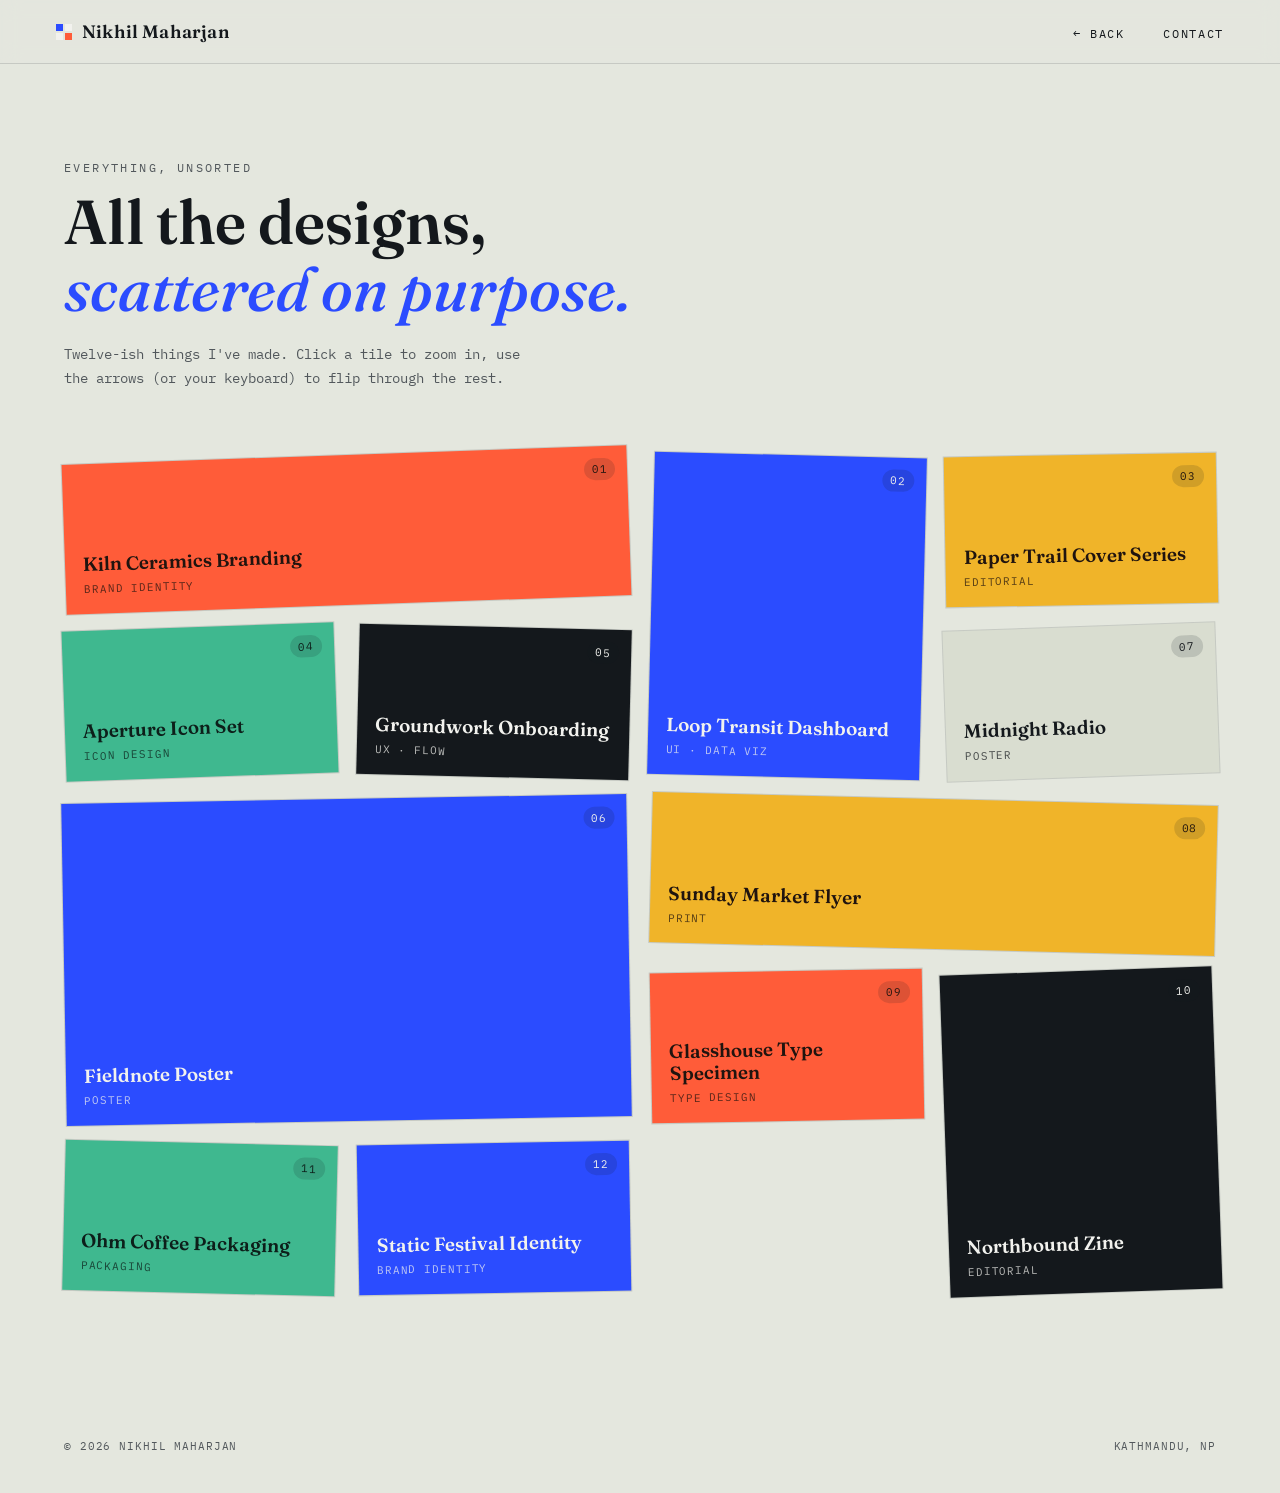
<file: gallery.html>
<!DOCTYPE html>
<html lang="en">
<head>
<meta charset="UTF-8">
<meta name="viewport" content="width=device-width, initial-scale=1.0">
<title>All Designs — Nikhil Maharjan</title>
<link rel="preconnect" href="https://fonts.googleapis.com">
<link href="https://fonts.googleapis.com/css2?family=Fraunces:ital,opsz,wght@0,9..144,400;0,9..144,600;0,9..144,700;1,9..144,500&family=IBM+Plex+Mono:wght@400;500;600&display=swap" rel="stylesheet">
<link rel="stylesheet" href="style.css">
<link rel="stylesheet" href="gallery.css">
</head>
<body>

  <nav class="nav">
    <a href="index.html" class="nav-mark">
      <svg width="16" height="16" viewBox="0 0 16 16">
        <rect x="0" y="0" width="7" height="7" fill="#2b4cff"/>
        <rect x="9" y="0" width="7" height="7" fill="#f2f2ee"/>
        <rect x="0" y="9" width="7" height="7" fill="#f2f2ee"/>
        <rect x="9" y="9" width="7" height="7" fill="#ff5c39"/>
      </svg>
      Nikhil Maharjan
    </a>
    <ul class="nav-links">
      <li><a href="index.html#works">&larr; Back</a></li>
      <li><a href="index.html#contact">Contact</a></li>
    </ul>
  </nav>

  <header class="gallery-header">
    <p class="eyebrow">Everything, unsorted</p>
    <h1>All the designs,<br><em>scattered on purpose.</em></h1>
    <p class="gallery-sub">Twelve-ish things I've made. Click a tile to zoom in, use the arrows (or your keyboard) to flip through the rest.</p>
  </header>

  <main class="gallery-grid" id="galleryGrid">
    <!-- cards are generated by gallery.js from the DESIGNS array -->
  </main>

  <div class="modal-overlay" id="modalOverlay">
    <div class="modal-panel" id="modalPanel" role="dialog" aria-modal="true">
      <button class="modal-close" id="modalClose" aria-label="Close">&times;</button>
      <div class="modal-visual" id="modalVisual">
        <span class="modal-visual-mark" id="modalMark"></span>
      </div>
      <div class="modal-info">
        <span class="modal-index" id="modalIndex">01 / 12</span>
        <h2 id="modalTitle">Title</h2>
        <p class="modal-tag" id="modalTag">Tag</p>
        <p class="modal-desc" id="modalDesc">Description.</p>
        <div class="modal-nav">
          <button class="modal-btn" id="modalPrev">&larr; Prev</button>
          <button class="modal-btn" id="modalNext">Next &rarr;</button>
        </div>
      </div>
    </div>
  </div>

  <footer>
    <span>© 2026 Nikhil Maharjan</span>
    <span>Kathmandu, NP</span>
  </footer>

  <script src="gallery.js"></script>
</body>
</html>
</file>
<file: style.css>
:root{
  --ink: #14181c;
  --paper: #e4e7de;
  --paper-2: #d9ddd0;
  --signal: #2b4cff;
  --signal-warm: #ff5c39;
  --ink-soft: #52585c;
  --line: rgba(20,24,28,0.14);
}

*{ box-sizing:border-box; }
html{ scroll-behavior:smooth; }

body{
  margin:0;
  background:var(--paper);
  color:var(--ink);
  font-family:'IBM Plex Mono', monospace;
  overflow-x:hidden;
}

a{ color:inherit; }

/* ---------- NAV ---------- */
.nav{
  position:fixed;
  top:0; left:0; right:0;
  z-index:100;
  display:flex;
  align-items:center;
  justify-content:space-between;
  padding: 20px clamp(20px, 5vw, 56px);
  background:rgba(228,231,222,0.72);
  backdrop-filter:blur(10px);
  -webkit-backdrop-filter:blur(10px);
  border-bottom:1px solid var(--line);
  color: var(--ink);
}
.nav-mark{
  display:flex;
  align-items:center;
  gap:10px;
  text-decoration:none;
  font-family:'Fraunces', serif;
  font-weight:600;
  font-size:18px;
  letter-spacing:0.01em;
}
.nav-mark svg{ display:block; }
.nav-links{
  display:flex;
  gap:clamp(18px, 3vw, 40px);
  list-style:none;
  margin:0; padding:0;
}
.nav-links a{
  text-decoration:none;
  font-size:12px;
  letter-spacing:0.14em;
  text-transform:uppercase;
  position:relative;
  padding-bottom:3px;
}
.nav-links a::after{
  content:"";
  position:absolute; left:0; bottom:0;
  width:100%; height:1px;
  background:currentColor;
  transform:scaleX(0);
  transform-origin:right;
  transition:transform .35s ease;
}
.nav-links a:hover::after{ transform:scaleX(1); transform-origin:left; }

/* ---------- HERO ---------- */
.hero{
  position:relative;
  height:100vh;
  width:100%;
  overflow:hidden;
  background:var(--paper);
}

.scene-canvas{
  position:absolute;
  inset:0;
  z-index:1;
  display:block;
  width:100%;
  height:100%;
  cursor:pointer;
}

.hero-ui{
  position:absolute;
  z-index:5;
  left:50%;
  bottom:44px;
  transform:translateX(-50%);
  text-align:center;
  pointer-events:none;
}
.hero-ui .eyebrow{
  font-size:12px;
  letter-spacing:0.2em;
  text-transform:uppercase;
  color:var(--ink-soft);
  margin:0 0 10px;
}
.formation-label{
  font-family:'Fraunces', serif;
  font-style:italic;
  font-weight:500;
  font-size:clamp(16px, 2.4vw, 22px);
  margin:0 0 10px;
  min-height:1.4em;
}
.hint{
  display:block;
  font-size:11px;
  letter-spacing:0.14em;
  text-transform:uppercase;
  color:var(--ink-soft);
  opacity:0.75;
}

@media (prefers-reduced-motion: reduce){
  .hero-ui{ transition:none !important; }
}

/* ---------- SHARED SECTION LAYOUT ---------- */
section{
  position:relative;
  z-index:5;
  background:var(--paper);
  padding: clamp(72px, 10vw, 130px) clamp(20px, 6vw, 64px);
}

.section-head{
  display:flex;
  align-items:baseline;
  justify-content:space-between;
  flex-wrap:wrap;
  gap:12px;
  margin-bottom:52px;
  border-bottom:1px solid var(--line);
  padding-bottom:22px;
}
.section-head h2{
  font-family:'Fraunces', serif;
  font-weight:600;
  font-size:clamp(28px, 4vw, 44px);
  margin:0;
}
.section-head .eyebrow{
  margin:0;
  font-size:12px;
  letter-spacing:0.2em;
  text-transform:uppercase;
  color:var(--ink-soft);
}

/* ---------- ABOUT ---------- */
.about-wrap{
  display:flex;
  gap:clamp(32px, 6vw, 72px);
  flex-wrap:wrap;
}
.about-bio{
  flex:1 1 440px;
  max-width:640px;
}
.about-bio p{
  font-size:15px;
  line-height:1.85;
  color:var(--ink-soft);
  margin:0 0 18px;
}
.about-bio p:first-child{
  font-size:18px;
  color:var(--ink);
  font-family:'Fraunces', serif;
  font-weight:400;
  line-height:1.6;
}
.about-skills{
  flex:1 1 240px;
  display:flex;
  flex-direction:column;
  gap:18px;
}
.about-skills h3{
  font-size:11px;
  letter-spacing:0.14em;
  text-transform:uppercase;
  color:var(--ink-soft);
  margin:0;
}
.chip-row{
  display:flex;
  flex-wrap:wrap;
  gap:8px;
}
.chip{
  font-size:11px;
  letter-spacing:0.04em;
  padding:7px 12px;
  border:1px solid var(--line);
  color:var(--ink-soft);
}

/* ---------- APPROACH ---------- */
.approach-grid{
  display:grid;
  grid-template-columns:repeat(auto-fit, minmax(220px, 1fr));
  gap:1px;
  background:var(--line);
  border:1px solid var(--line);
}
.approach-card{
  background:var(--paper);
  padding:32px 26px;
  display:flex;
  flex-direction:column;
  gap:12px;
}
.approach-num{
  font-family:'Fraunces', serif;
  font-style:italic;
  font-weight:500;
  font-size:32px;
  color:var(--signal);
}
.approach-card:nth-child(2n) .approach-num{ color:var(--signal-warm); }
.approach-card h3{
  font-size:15px;
  letter-spacing:0.04em;
  margin:0;
}
.approach-card p{
  font-size:13px;
  line-height:1.65;
  color:var(--ink-soft);
  margin:0;
}

/* ---------- WORKS ---------- */
.works-grid{
  display:grid;
  grid-template-columns:repeat(auto-fit, minmax(280px, 1fr));
  gap:1px;
  background:var(--line);
  border:1px solid var(--line);
}
.work{
  background:var(--paper);
  padding:34px 28px;
  display:flex;
  flex-direction:column;
  gap:14px;
  transition:background .3s ease;
}
.work:hover{ background:var(--paper-2); }
.work-mark{
  width:10px; height:10px;
  background:var(--signal);
}
.work:nth-child(3n+2) .work-mark{ background:var(--signal-warm); }
.work:nth-child(3n) .work-mark{ background:var(--ink); }
.work h3{
  font-family:'Fraunces', serif;
  font-weight:600;
  font-size:22px;
  margin:0;
}
.work p{
  font-size:13px;
  line-height:1.6;
  color:var(--ink-soft);
  margin:0;
}
.tag-row{
  display:flex;
  flex-wrap:wrap;
  gap:6px;
  margin-top:2px;
}
.tag{
  font-size:10px;
  letter-spacing:0.06em;
  text-transform:uppercase;
  color:var(--ink-soft);
  border:1px solid var(--line);
  padding:4px 8px;
}
.work-meta{
  display:flex;
  justify-content:space-between;
  font-size:11px;
  letter-spacing:0.08em;
  text-transform:uppercase;
  color:var(--ink-soft);
  margin-top:auto;
  padding-top:10px;
}

.view-all{
  display:inline-flex;
  align-items:center;
  gap:10px;
  margin-top:28px;
  padding:14px 20px;
  background:var(--ink);
  color:var(--paper);
  text-decoration:none;
  font-size:13px;
  letter-spacing:0.04em;
  transform:rotate(-1deg);
  transition:transform .25s ease, background .25s ease;
}
.view-all:hover{
  transform:rotate(0deg) translateY(-2px);
  background:var(--signal);
}
.view-all-badge{
  font-size:11px;
  background:var(--signal-warm);
  color:var(--ink);
  padding:2px 8px;
  border-radius:100px;
  font-weight:600;
}

.collage-teaser-text{
  font-size:14px;
  color:var(--ink-soft);
  max-width:520px;
  margin:0 0 22px;
  line-height:1.7;
}
.collage-teaser{
  display:grid;
  grid-template-columns:repeat(4, 1fr);
  gap:14px;
}
.collage-teaser img{
  width:100%;
  aspect-ratio:4/5;
  object-fit:cover;
  display:block;
  filter:grayscale(0.7);
  transition:transform .3s ease, filter .3s ease;
}
.collage-teaser img:nth-child(2n){ transform:translateY(10px); }
.collage-teaser img:hover{ filter:grayscale(0); transform:scale(1.03); }
@media (max-width:640px){
  .collage-teaser{ grid-template-columns:repeat(2, 1fr); }
}

/* ---------- CONTACT ---------- */
.contact-wrap{
  display:flex;
  flex-wrap:wrap;
  gap:40px;
  justify-content:space-between;
  align-items:flex-end;
}
.contact-email{
  font-family:'Fraunces', serif;
  font-style:italic;
  font-weight:500;
  font-size:clamp(26px, 5vw, 52px);
  text-decoration:none;
  border-bottom:2px solid var(--ink);
  padding-bottom:6px;
}
.contact-note{
  font-size:13px;
  color:var(--ink-soft);
  max-width:360px;
  line-height:1.7;
  margin:16px 0 0;
}
.contact-list{
  list-style:none;
  margin:0; padding:0;
  display:flex;
  flex-direction:column;
  gap:10px;
  font-size:12px;
  letter-spacing:0.08em;
  text-transform:uppercase;
}
.contact-list a{ text-decoration:none; }
.contact-list a:hover{ color:var(--signal); }

footer{
  padding:26px clamp(20px, 6vw, 64px) 40px;
  display:flex;
  justify-content:space-between;
  font-size:11px;
  letter-spacing:0.08em;
  text-transform:uppercase;
  color:var(--ink-soft);
}
</file>
<file: gallery.css>
:root{
  --mustard: #f0b429;
  --mint: #3fb88f;
}

.gallery-header{
  padding: clamp(120px, 14vw, 160px) clamp(20px, 6vw, 64px) clamp(40px, 6vw, 64px);
  max-width:760px;
}
.gallery-header .eyebrow{
  font-size:12px;
  letter-spacing:0.2em;
  text-transform:uppercase;
  color:var(--ink-soft);
  margin:0 0 14px;
}
.gallery-header h1{
  font-family:'Fraunces', serif;
  font-weight:600;
  font-size:clamp(34px, 6vw, 62px);
  line-height:1.08;
  margin:0;
}
.gallery-header h1 em{
  font-style:italic;
  font-weight:500;
  color:var(--signal);
}
.gallery-sub{
  margin:20px 0 0;
  font-size:14px;
  line-height:1.7;
  color:var(--ink-soft);
  max-width:480px;
}

/* ---------- THE SCATTERED GRID ---------- */
.gallery-grid{
  padding: 0 clamp(20px, 6vw, 64px) clamp(80px, 10vw, 120px);
  display:grid;
  grid-template-columns:repeat(4, 1fr);
  grid-auto-rows:150px;
  grid-auto-flow:dense;
  gap:22px;
}
@media (max-width:900px){
  .gallery-grid{ grid-template-columns:repeat(2, 1fr); }
}
@media (max-width:520px){
  .gallery-grid{ grid-template-columns:1fr; grid-auto-rows:180px; }
}

.tile{
  position:relative;
  grid-column:span 1;
  grid-row:span 1;
  border:none;
  cursor:pointer;
  padding:18px;
  display:flex;
  flex-direction:column;
  justify-content:flex-end;
  gap:6px;
  text-align:left;
  font-family:inherit;
  color:var(--ink);
  overflow:hidden;
  transform:rotate(var(--tilt, 0deg));
  transition:transform .3s cubic-bezier(.34,1.56,.64,1), box-shadow .3s ease;
  box-shadow:0 0 0 1px var(--line);
}
.tile:hover, .tile:focus-visible{
  transform:rotate(0deg) translateY(-6px) scale(1.02);
  box-shadow:0 18px 30px -14px rgba(20,24,28,0.35);
  z-index:2;
}
.tile:nth-child(3n+1){ --tilt: -2deg; }
.tile:nth-child(3n+2){ --tilt: 1.4deg; }
.tile:nth-child(3n){ --tilt: -1deg; }

.tile-num{
  position:absolute;
  top:12px; right:12px;
  font-size:11px;
  letter-spacing:0.06em;
  background:rgba(20,24,28,0.14);
  padding:4px 8px;
  border-radius:100px;
}
.tile-title{
  font-family:'Fraunces', serif;
  font-weight:600;
  font-size:19px;
  line-height:1.15;
}
.tile-tag{
  font-size:11px;
  letter-spacing:0.08em;
  text-transform:uppercase;
  opacity:0.75;
}

/* size variants for the collage feel */
.tile.size-wide{ grid-column:span 2; }
.tile.size-tall{ grid-row:span 2; }
.tile.size-big{ grid-column:span 2; grid-row:span 2; }
@media (max-width:520px){
  .tile.size-wide, .tile.size-big{ grid-column:span 1; }
}

/* palette cycling per tile, assigned via data attribute in JS */
.tile[data-hue="blue"]{ background:var(--signal); color:#f2f2ee; }
.tile[data-hue="coral"]{ background:var(--signal-warm); color:#20140f; }
.tile[data-hue="mustard"]{ background:var(--mustard); color:#20140f; }
.tile[data-hue="mint"]{ background:var(--mint); color:#0d1f1a; }
.tile[data-hue="ink"]{ background:var(--ink); color:#f2f2ee; }
.tile[data-hue="paper"]{ background:var(--paper-2); color:var(--ink); }

/* ---------- MODAL ---------- */
.modal-overlay{
  position:fixed;
  inset:0;
  z-index:200;
  background:rgba(20,24,28,0.78);
  display:flex;
  align-items:center;
  justify-content:center;
  padding:24px;
  opacity:0;
  pointer-events:none;
  transition:opacity .25s ease;
}
.modal-overlay.is-open{ opacity:1; pointer-events:auto; }

.modal-panel{
  position:relative;
  background:var(--paper);
  width:min(920px, 100%);
  max-height:88vh;
  display:flex;
  flex-wrap:wrap;
  overflow:hidden;
  transform:scale(0.92) rotate(-1deg);
  transition:transform .32s cubic-bezier(.34,1.56,.64,1);
}
.modal-overlay.is-open .modal-panel{ transform:scale(1) rotate(0deg); }

.modal-visual{
  flex:1 1 380px;
  min-height:280px;
  background:var(--ink);
  display:flex;
  align-items:center;
  justify-content:center;
  position:relative;
}
.modal-visual[data-hue="blue"]{ background:var(--signal); }
.modal-visual[data-hue="coral"]{ background:var(--signal-warm); }
.modal-visual[data-hue="mustard"]{ background:var(--mustard); }
.modal-visual[data-hue="mint"]{ background:var(--mint); }
.modal-visual[data-hue="ink"]{ background:var(--ink); }
.modal-visual[data-hue="paper"]{ background:var(--paper-2); }
.modal-visual-mark{
  font-family:'Fraunces', serif;
  font-style:italic;
  font-weight:600;
  font-size:clamp(48px, 9vw, 96px);
  color:rgba(242,242,238,0.9);
}
.modal-info{
  flex:1 1 300px;
  padding:clamp(28px, 4vw, 44px);
  display:flex;
  flex-direction:column;
  gap:10px;
  overflow-y:auto;
}
.modal-index{
  font-size:11px;
  letter-spacing:0.14em;
  text-transform:uppercase;
  color:var(--ink-soft);
}
.modal-info h2{
  font-family:'Fraunces', serif;
  font-weight:600;
  font-size:clamp(24px, 3vw, 32px);
  margin:4px 0 0;
}
.modal-tag{
  font-size:11px;
  letter-spacing:0.1em;
  text-transform:uppercase;
  color:var(--signal);
  margin:0;
}
.modal-desc{
  font-size:14px;
  line-height:1.75;
  color:var(--ink-soft);
  margin:6px 0 0;
}
.modal-nav{
  display:flex;
  gap:10px;
  margin-top:auto;
  padding-top:18px;
}
.modal-btn{
  font-family:'IBM Plex Mono', monospace;
  font-size:12px;
  letter-spacing:0.06em;
  text-transform:uppercase;
  background:none;
  border:1px solid var(--line);
  padding:10px 16px;
  cursor:pointer;
  color:var(--ink);
  transition:background .2s ease, transform .2s ease;
}
.modal-btn:hover{ background:var(--paper-2); transform:translateY(-2px); }

.modal-close{
  position:absolute;
  top:14px; right:14px;
  z-index:2;
  width:34px; height:34px;
  border:none;
  background:rgba(20,24,28,0.55);
  color:#f2f2ee;
  font-size:20px;
  line-height:1;
  cursor:pointer;
  border-radius:100px;
  transition:transform .2s ease, background .2s ease;
}
.modal-close:hover{ transform:rotate(90deg); background:var(--signal-warm); }

@media (prefers-reduced-motion: reduce){
  .tile, .modal-panel, .modal-overlay, .modal-close{ transition:none !important; }
}
</file>
